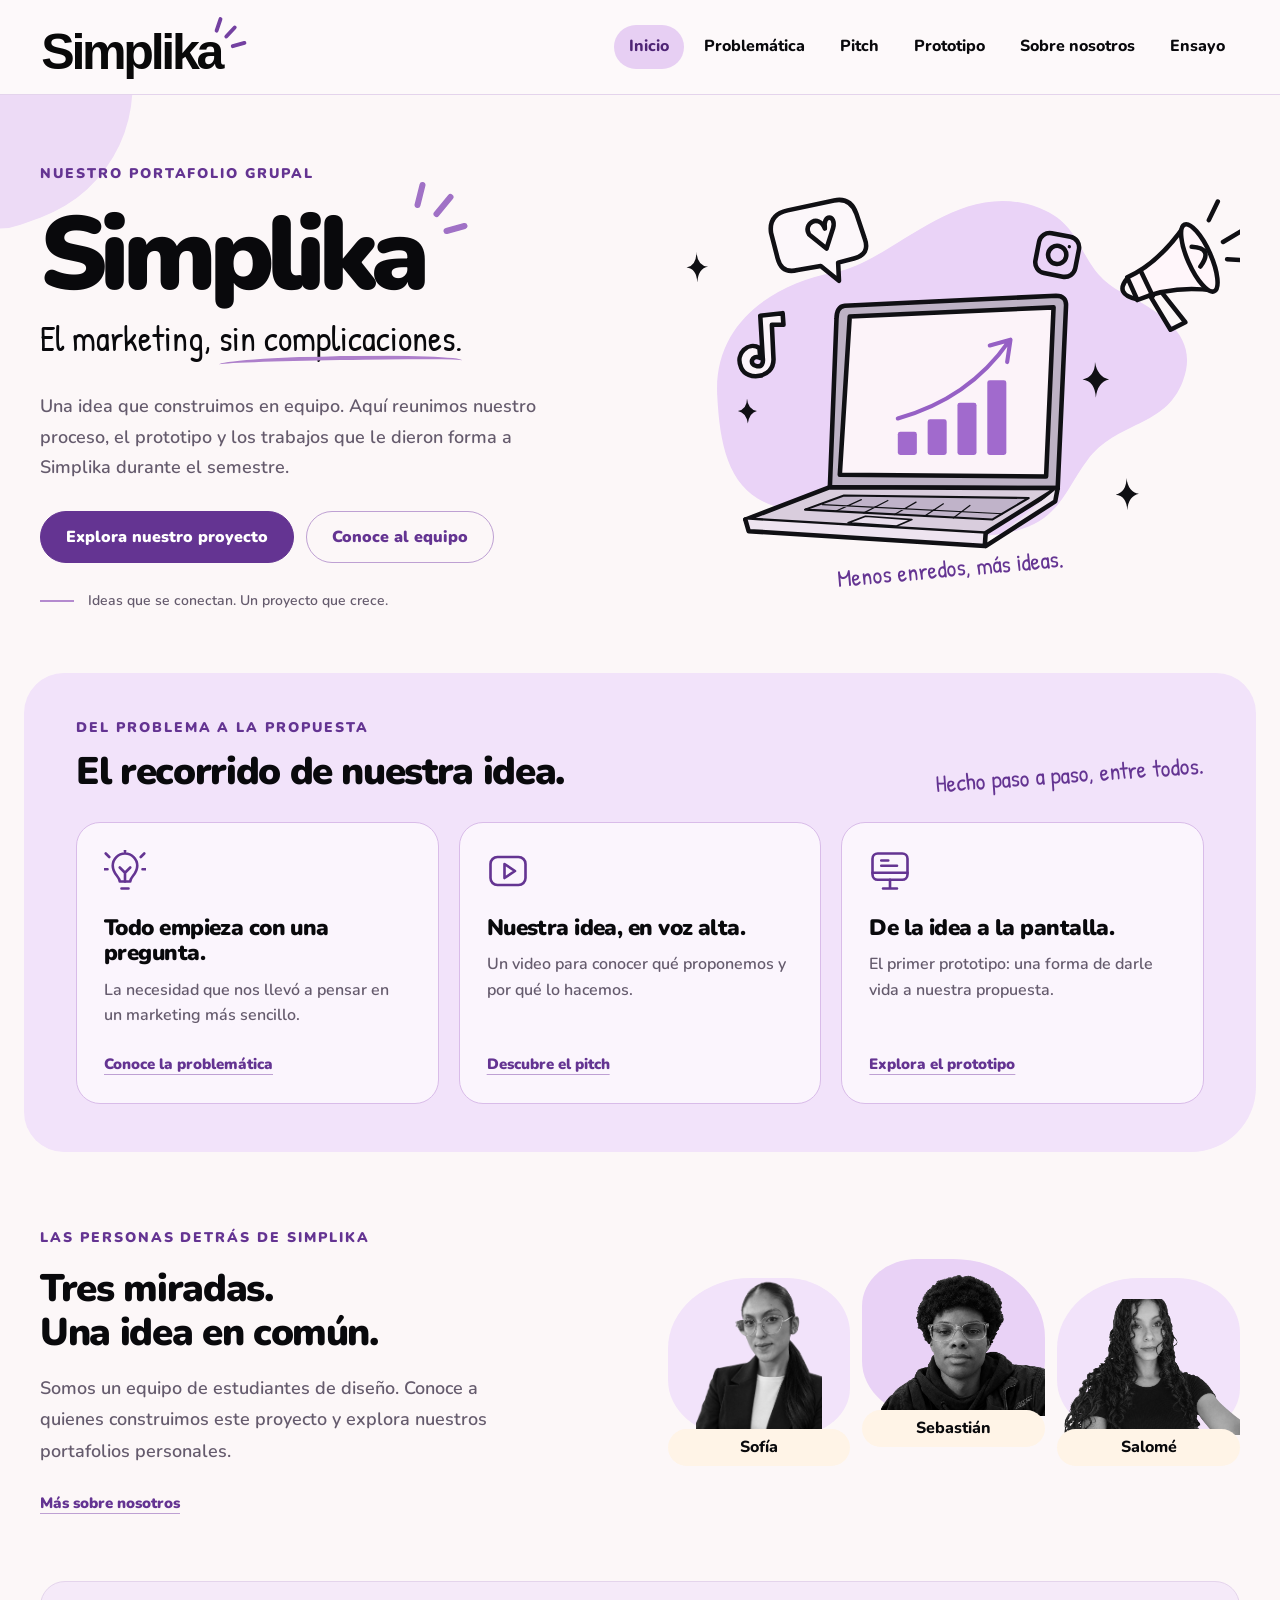
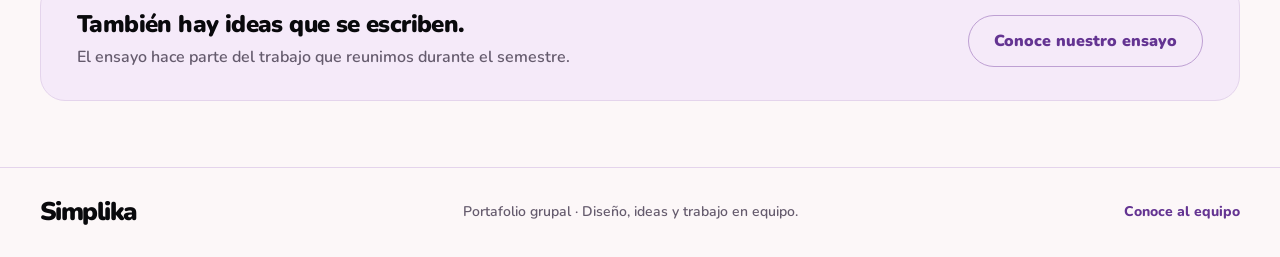
<file: index.html>
<!doctype html>
<html lang="es">
<head>
  <meta charset="UTF-8">
  <meta name="viewport" content="width=device-width, initial-scale=1">
  <meta name="description" content="El portafolio grupal de Simplika: problemática, pitch, prototipo, portafolios personales y ensayo del semestre.">
  <meta name="theme-color" content="#643492">
  <title>Inicio — Portafolio grupal | Simplika</title>
  <link rel="icon" href="assets/images/favicon.svg" type="image/svg+xml">
  <link rel="preconnect" href="https://fonts.googleapis.com">
  <link rel="preconnect" href="https://fonts.gstatic.com" crossorigin>
  <link href="https://fonts.googleapis.com/css2?family=Nunito:wght@400;500;600;700;800;900;1000&amp;family=Patrick+Hand&amp;display=swap" rel="stylesheet">
  <link rel="stylesheet" href="assets/css/styles.css">
  <script src="assets/js/app.js" defer></script>
</head>
<body>
  <a class="skip-link" href="#contenido">Saltar al contenido</a>
  <header class="site-header">
    <div class="container header-inner">
      <a class="logo-link" href="index.html" aria-label="Simplika, inicio"><img src="assets/images/logo.svg" alt="Simplika" width="320" height="100"></a>
      <button class="menu-toggle" type="button" aria-label="Abrir menú" aria-expanded="false" aria-controls="main-nav" hidden><svg viewBox="0 0 24 24" fill="none" stroke="currentColor" stroke-width="2" stroke-linecap="round" aria-hidden="true"><path d="M4 6h16M4 12h16M4 18h16"/></svg></button>
      <nav id="main-nav" class="main-nav" aria-label="Navegación principal"><a class="nav-link" href="index.html" aria-current="page">Inicio</a><a class="nav-link" href="problematica.html">Problemática</a><a class="nav-link" href="pitch.html">Pitch</a><a class="nav-link" href="prototipo.html">Prototipo</a><a class="nav-link" href="sobre-nosotros.html">Sobre nosotros</a><a class="nav-link" href="ensayo.html">Ensayo</a></nav>
    </div>
  </header>
  <main id="contenido" class="home-main" tabindex="-1">

    <section class="hero" aria-labelledby="hero-title">
      <div class="container hero-inner">
        <div class="hero-copy">
          <p class="eyebrow">Nuestro portafolio grupal</p>
          <h1 id="hero-title">Simplika<svg class="rays" viewBox="0 0 60 64" fill="none" stroke="currentColor" stroke-width="6" stroke-linecap="round" aria-hidden="true"><path d="m10 25 5-20m14 29 14-17m-4 34 18-5"/></svg></h1>
          <p class="hero-tagline hand">El marketing, <span class="underlined">sin complicaciones.</span></p>
          <p class="hero-description">Una idea que construimos en equipo. Aquí reunimos nuestro proceso, el prototipo y los trabajos que le dieron forma a Simplika durante el semestre.</p>
          <div class="actions"><a class="button" href="#recorrido">Explora nuestro proyecto</a><a class="button secondary" href="sobre-nosotros.html">Conoce al equipo</a></div>
          <p class="semester-note">Ideas que se conectan. Un proyecto que crece.</p>
        </div>
        <div class="hero-art"><img src="assets/images/laptop.svg" alt="Ilustración de un computador con una gráfica, un megáfono y símbolos de redes sociales." width="700" height="450"><p class="art-note hand">Menos enredos, más ideas.</p></div>
      </div>
    </section>
    <section id="recorrido" class="journey" aria-labelledby="journey-title">
      <div class="section-heading"><div><p class="eyebrow">Del problema a la propuesta</p><h2 id="journey-title" class="section-title">El recorrido de nuestra idea.</h2></div><p class="section-side-note hand">Hecho paso a paso, entre todos.</p></div>
      <div class="journey-grid"><a class="journey-card" href="problematica.html"><svg class="icon" viewBox="0 0 24 24" fill="none" stroke="currentColor" stroke-width="1.5" stroke-linecap="round" stroke-linejoin="round" aria-hidden="true"><path d="M9 18c0-3-4-4-4-9a7 7 0 0 1 14 0c0 5-4 6-4 9M9 18h6M10 22h4M12 1V0M3 4 1 2M21 4l2-2M2 11H0M22 11h2"/><path d="m9 10 3 3 3-3M12 13v5"/></svg><h3>Todo empieza con una pregunta.</h3><p>La necesidad que nos llevó a pensar en un marketing más sencillo.</p><span class="text-link">Conoce la problemática</span></a><a class="journey-card" href="pitch.html"><svg class="icon" viewBox="0 0 24 24" fill="none" stroke="currentColor" stroke-width="1.5" stroke-linecap="round" stroke-linejoin="round" aria-hidden="true"><rect x="2" y="4" width="20" height="16" rx="4"/><path d="m10 8 6 4-6 4Z"/></svg><h3>Nuestra idea, en voz alta.</h3><p>Un video para conocer qué proponemos y por qué lo hacemos.</p><span class="text-link">Descubre el pitch</span></a><a class="journey-card" href="prototipo.html"><svg class="icon" viewBox="0 0 24 24" fill="none" stroke="currentColor" stroke-width="1.5" stroke-linecap="round" stroke-linejoin="round" aria-hidden="true"><rect x="2" y="2" width="20" height="15" rx="3"/><path d="M8 22h8M12 17v5M2 13h20M7 6h4M7 9h9"/></svg><h3>De la idea a la pantalla.</h3><p>El primer prototipo: una forma de darle vida a nuestra propuesta.</p><span class="text-link">Explora el prototipo</span></a></div>
    </section>
    <section class="container team-teaser" aria-labelledby="team-title">
      <div><p class="eyebrow">Las personas detrás de Simplika</p><h2 class="section-title" id="team-title">Tres miradas.<br>Una idea en común.</h2><p class="body-copy">Somos un equipo de estudiantes de diseño. Conoce a quienes construimos este proyecto y explora nuestros portafolios personales.</p><a class="text-link" href="sobre-nosotros.html">Más sobre nosotros</a></div>
      <div class="mini-team"><figure class="mini-person"><div class="mini-portrait"><img src="images/perfil-sofia.png" alt="Sofía Upegui Montoya" width="1122" height="1402" loading="lazy"></div><figcaption>Sofía</figcaption></figure><figure class="mini-person"><div class="mini-portrait"><img src="images/perfil-sebastian.png" alt="Sebastián Ruíz Mosquera" width="1403" height="1121" loading="lazy"></div><figcaption>Sebastián</figcaption></figure><figure class="mini-person"><div class="mini-portrait"><img src="images/perfil-salome.png" alt="Salomé Zapata García" width="1455" height="1081" loading="lazy"></div><figcaption>Salomé</figcaption></figure></div>
    </section>
    <section class="container essay-strip" aria-labelledby="essay-title"><div><h2 id="essay-title">También hay ideas que se escriben.</h2><p>El ensayo hace parte del trabajo que reunimos durante el semestre.</p></div><a class="button secondary" href="ensayo.html">Conoce nuestro ensayo</a></section>

  </main>
  <footer class="site-footer"><div class="container footer-inner"><a class="footer-brand" href="index.html">Simplika</a><p>Portafolio grupal · Diseño, ideas y trabajo en equipo.</p><a href="sobre-nosotros.html">Conoce al equipo</a></div></footer>
</body>
</html>
</file>
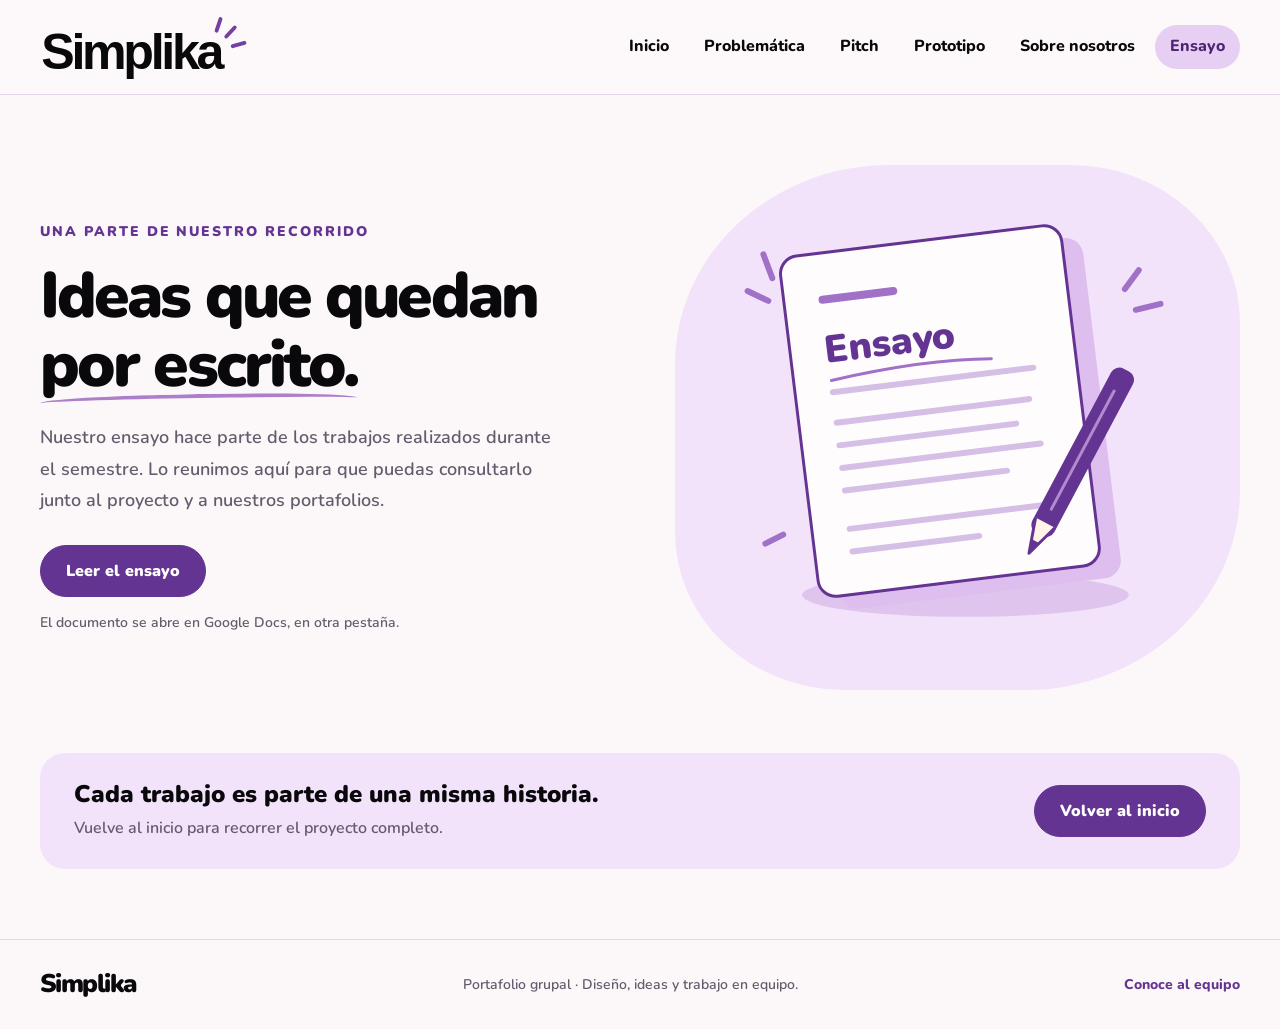
<file: ensayo.html>
<!doctype html>
<html lang="es">
<head>
  <meta charset="UTF-8">
  <meta name="viewport" content="width=device-width, initial-scale=1">
  <meta name="description" content="Consulta el ensayo que hace parte del portafolio grupal de Simplika.">
  <meta name="theme-color" content="#643492">
  <title>Ensayo | Simplika</title>
  <link rel="icon" href="assets/images/favicon.svg" type="image/svg+xml">
  <link rel="preconnect" href="https://fonts.googleapis.com">
  <link rel="preconnect" href="https://fonts.gstatic.com" crossorigin>
  <link href="https://fonts.googleapis.com/css2?family=Nunito:wght@400;500;600;700;800;900;1000&amp;family=Patrick+Hand&amp;display=swap" rel="stylesheet">
  <link rel="stylesheet" href="assets/css/styles.css">
  <script src="assets/js/app.js" defer></script>
</head>
<body>
  <a class="skip-link" href="#contenido">Saltar al contenido</a>
  <header class="site-header">
    <div class="container header-inner">
      <a class="logo-link" href="index.html" aria-label="Simplika, inicio"><img src="assets/images/logo.svg" alt="Simplika" width="320" height="100"></a>
      <button class="menu-toggle" type="button" aria-label="Abrir menú" aria-expanded="false" aria-controls="main-nav" hidden><svg viewBox="0 0 24 24" fill="none" stroke="currentColor" stroke-width="2" stroke-linecap="round" aria-hidden="true"><path d="M4 6h16M4 12h16M4 18h16"/></svg></button>
      <nav id="main-nav" class="main-nav" aria-label="Navegación principal"><a class="nav-link" href="index.html">Inicio</a><a class="nav-link" href="problematica.html">Problemática</a><a class="nav-link" href="pitch.html">Pitch</a><a class="nav-link" href="prototipo.html">Prototipo</a><a class="nav-link" href="sobre-nosotros.html">Sobre nosotros</a><a class="nav-link" href="ensayo.html" aria-current="page">Ensayo</a></nav>
    </div>
  </header>
  <main id="contenido" class="container page-main" tabindex="-1">

    <div class="essay-layout"><section class="essay-copy" aria-labelledby="essay-heading"><p class="eyebrow">Una parte de nuestro recorrido</p><h1 class="page-title" id="essay-heading">Ideas que quedan<br><span class="underlined">por escrito.</span></h1><p class="page-description">Nuestro ensayo hace parte de los trabajos realizados durante el semestre. Lo reunimos aquí para que puedas consultarlo junto al proyecto y a nuestros portafolios.</p><div class="actions"><a class="button" href="https://docs.google.com/document/d/1mD-mYWO2LYe0Ui0a-3xzzQ-38sZoqAxbZdS0YBHJXWk/edit?usp=drivesdk" target="_blank" rel="noopener noreferrer">Leer el ensayo<span class="sr-only"> (abre en otra pestaña)</span></a></div><p class="resource-note">El documento se abre en Google Docs, en otra pestaña.</p></section><div class="essay-art"><svg viewBox="0 0 520 480" fill="none" xmlns="http://www.w3.org/2000/svg" aria-hidden="true"><ellipse cx="268" cy="409" rx="165" ry="22" fill="#dfc4ee"/><g transform="rotate(-7 260 220)"><rect x="119" y="63" width="286" height="346" rx="18" fill="#ddbeeE"/><rect x="99" y="48" width="286" height="346" rx="18" fill="#fffcfd" stroke="#643492" stroke-width="3"/><path d="M138 95h72" stroke="#a071c6" stroke-width="8" stroke-linecap="round"/><text x="134" y="159" fill="#643492" font-family="Nunito,Arial,sans-serif" font-size="39" font-weight="900">Ensayo</text><path d="M137 189h204M137 220h196M137 243h180M137 266h202M137 289h165M137 328h202M137 351h129" stroke="#d6bfE6" stroke-width="6" stroke-linecap="round"/><path d="M137 177q96-10 163-2" stroke="#a071c6" stroke-width="3" stroke-linecap="round"/></g><g transform="rotate(28 381 275)"><rect x="370" y="171" width="22" height="185" rx="8" fill="#643492" stroke="#643492" stroke-width="3"/><path d="m370 344 11 35 11-35" fill="#fff4e7" stroke="#643492" stroke-width="3" stroke-linejoin="round"/><path d="m377 365 4 14 4-14" fill="#643492"/><path d="M380 194v135" stroke="#b48acf" stroke-width="3" stroke-linecap="round"/></g><path d="m69 112-21-10m25-13-9-24M429 100l14-19m-3 40 25-6M84 348l-18 9" stroke="#a071c6" stroke-width="6" stroke-linecap="round"/></svg></div></div>
<aside class="next-step"><div><h2>Cada trabajo es parte de una misma historia.</h2><p>Vuelve al inicio para recorrer el proyecto completo.</p></div><a class="button" href="index.html">Volver al inicio</a></aside>
  </main>
  <footer class="site-footer"><div class="container footer-inner"><a class="footer-brand" href="index.html">Simplika</a><p>Portafolio grupal · Diseño, ideas y trabajo en equipo.</p><a href="sobre-nosotros.html">Conoce al equipo</a></div></footer>
</body>
</html>
</file>
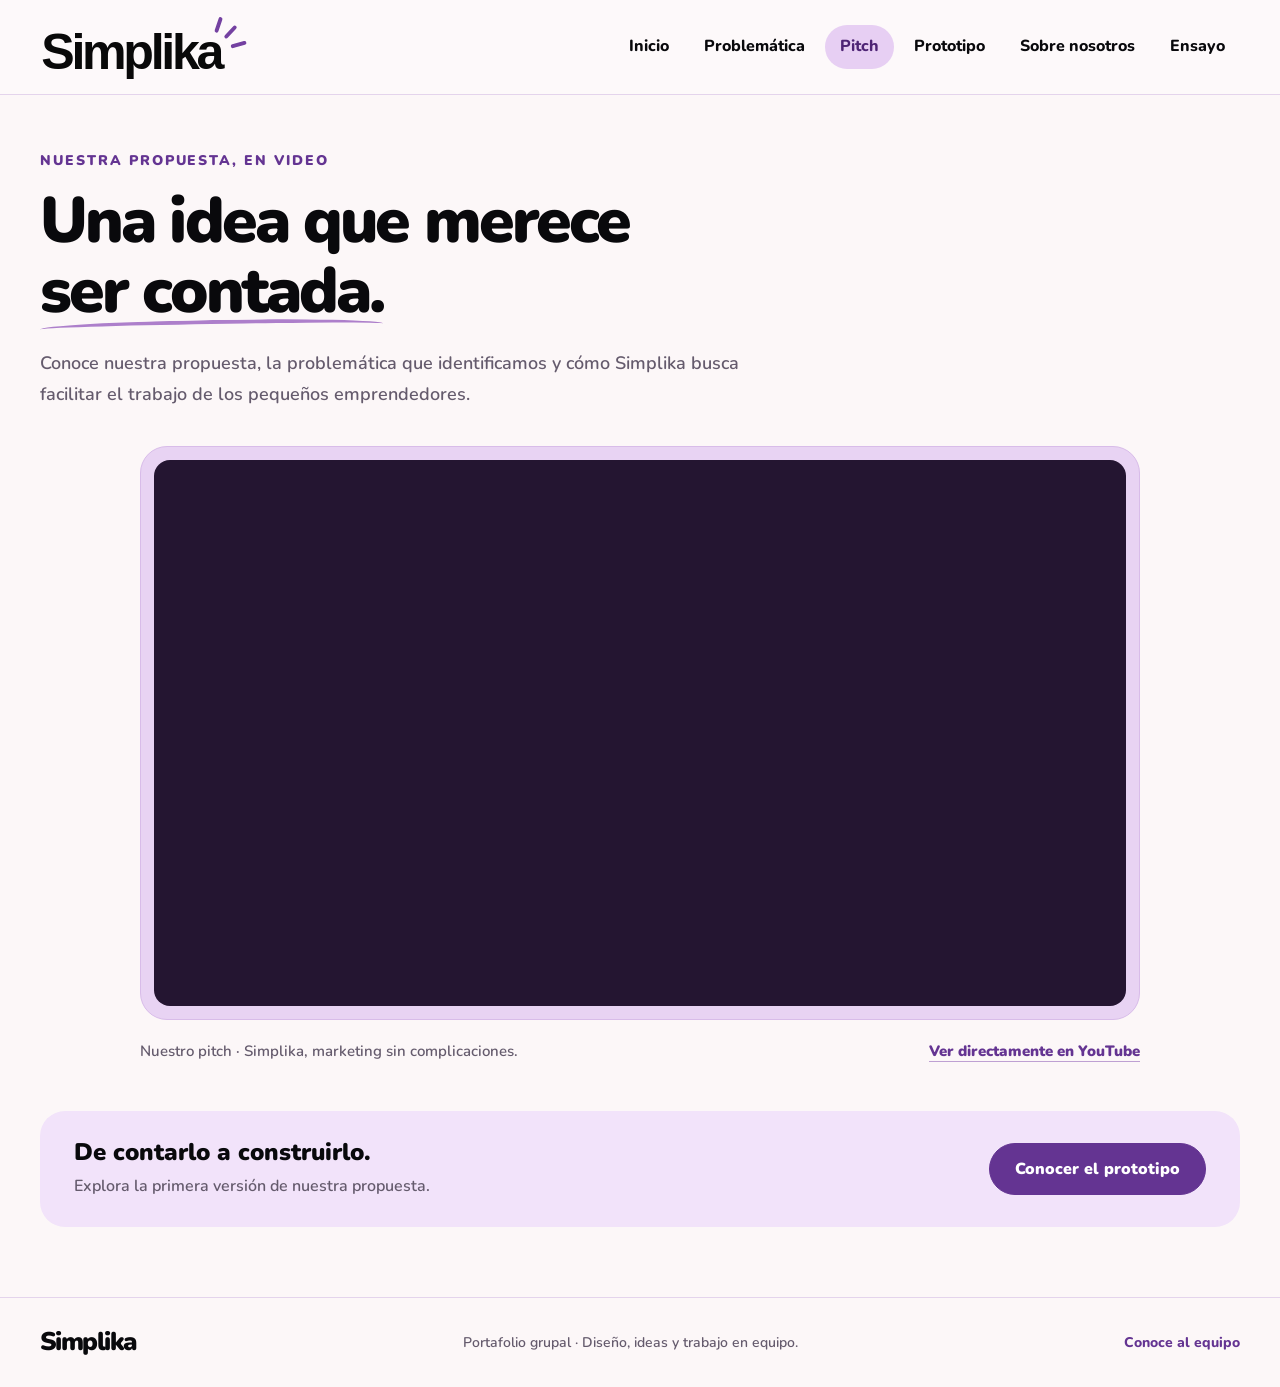
<file: pitch.html>
<!doctype html>
<html lang="es">
<head>
  <meta charset="UTF-8">
  <meta name="viewport" content="width=device-width, initial-scale=1">
  <meta name="description" content="Conoce la propuesta de Simplika a través del video de nuestro pitch.">
  <meta name="theme-color" content="#643492">
  <title>Pitch | Simplika</title>
  <link rel="icon" href="assets/images/favicon.svg" type="image/svg+xml">
  <link rel="preconnect" href="https://fonts.googleapis.com">
  <link rel="preconnect" href="https://fonts.gstatic.com" crossorigin>
  <link href="https://fonts.googleapis.com/css2?family=Nunito:wght@400;500;600;700;800;900;1000&amp;family=Patrick+Hand&amp;display=swap" rel="stylesheet">
  <link rel="stylesheet" href="assets/css/styles.css">
  <script src="assets/js/app.js" defer></script>
</head>
<body>
  <a class="skip-link" href="#contenido">Saltar al contenido</a>
  <header class="site-header">
    <div class="container header-inner">
      <a class="logo-link" href="index.html" aria-label="Simplika, inicio"><img src="assets/images/logo.svg" alt="Simplika" width="320" height="100"></a>
      <button class="menu-toggle" type="button" aria-label="Abrir menú" aria-expanded="false" aria-controls="main-nav" hidden><svg viewBox="0 0 24 24" fill="none" stroke="currentColor" stroke-width="2" stroke-linecap="round" aria-hidden="true"><path d="M4 6h16M4 12h16M4 18h16"/></svg></button>
      <nav id="main-nav" class="main-nav" aria-label="Navegación principal"><a class="nav-link" href="index.html">Inicio</a><a class="nav-link" href="problematica.html">Problemática</a><a class="nav-link" href="pitch.html" aria-current="page">Pitch</a><a class="nav-link" href="prototipo.html">Prototipo</a><a class="nav-link" href="sobre-nosotros.html">Sobre nosotros</a><a class="nav-link" href="ensayo.html">Ensayo</a></nav>
    </div>
  </header>
  <main id="contenido" class="container page-main" tabindex="-1">
<header class="page-intro "><p class="eyebrow">Nuestra propuesta, en video</p><h1 class="page-title">Una idea que merece<br><span class="underlined">ser contada.</span></h1><p class="page-description">Conoce nuestra propuesta, la problemática que identificamos y cómo Simplika busca facilitar el trabajo de los pequeños emprendedores.</p></header>
    <section class="video-section" aria-label="Video del pitch de Simplika">
      <div class="video-shell"><iframe src="https://www.youtube-nocookie.com/embed/fPf_Q5UqL78" title="Pitch de Simplika: marketing sin complicaciones" allow="accelerometer; autoplay; clipboard-write; encrypted-media; gyroscope; picture-in-picture; web-share" referrerpolicy="strict-origin-when-cross-origin" allowfullscreen></iframe></div>
      <div class="resource-caption"><p>Nuestro pitch · Simplika, marketing sin complicaciones.</p><a class="text-link" href="https://youtu.be/fPf_Q5UqL78?si=s8Q2BreMPD-EE3to" target="_blank" rel="noopener noreferrer">Ver directamente en YouTube<span class="sr-only"> (abre en otra pestaña)</span></a></div>
    </section>
<aside class="next-step"><div><h2>De contarlo a construirlo.</h2><p>Explora la primera versión de nuestra propuesta.</p></div><a class="button" href="prototipo.html">Conocer el prototipo</a></aside>
  </main>
  <footer class="site-footer"><div class="container footer-inner"><a class="footer-brand" href="index.html">Simplika</a><p>Portafolio grupal · Diseño, ideas y trabajo en equipo.</p><a href="sobre-nosotros.html">Conoce al equipo</a></div></footer>
</body>
</html>
</file>
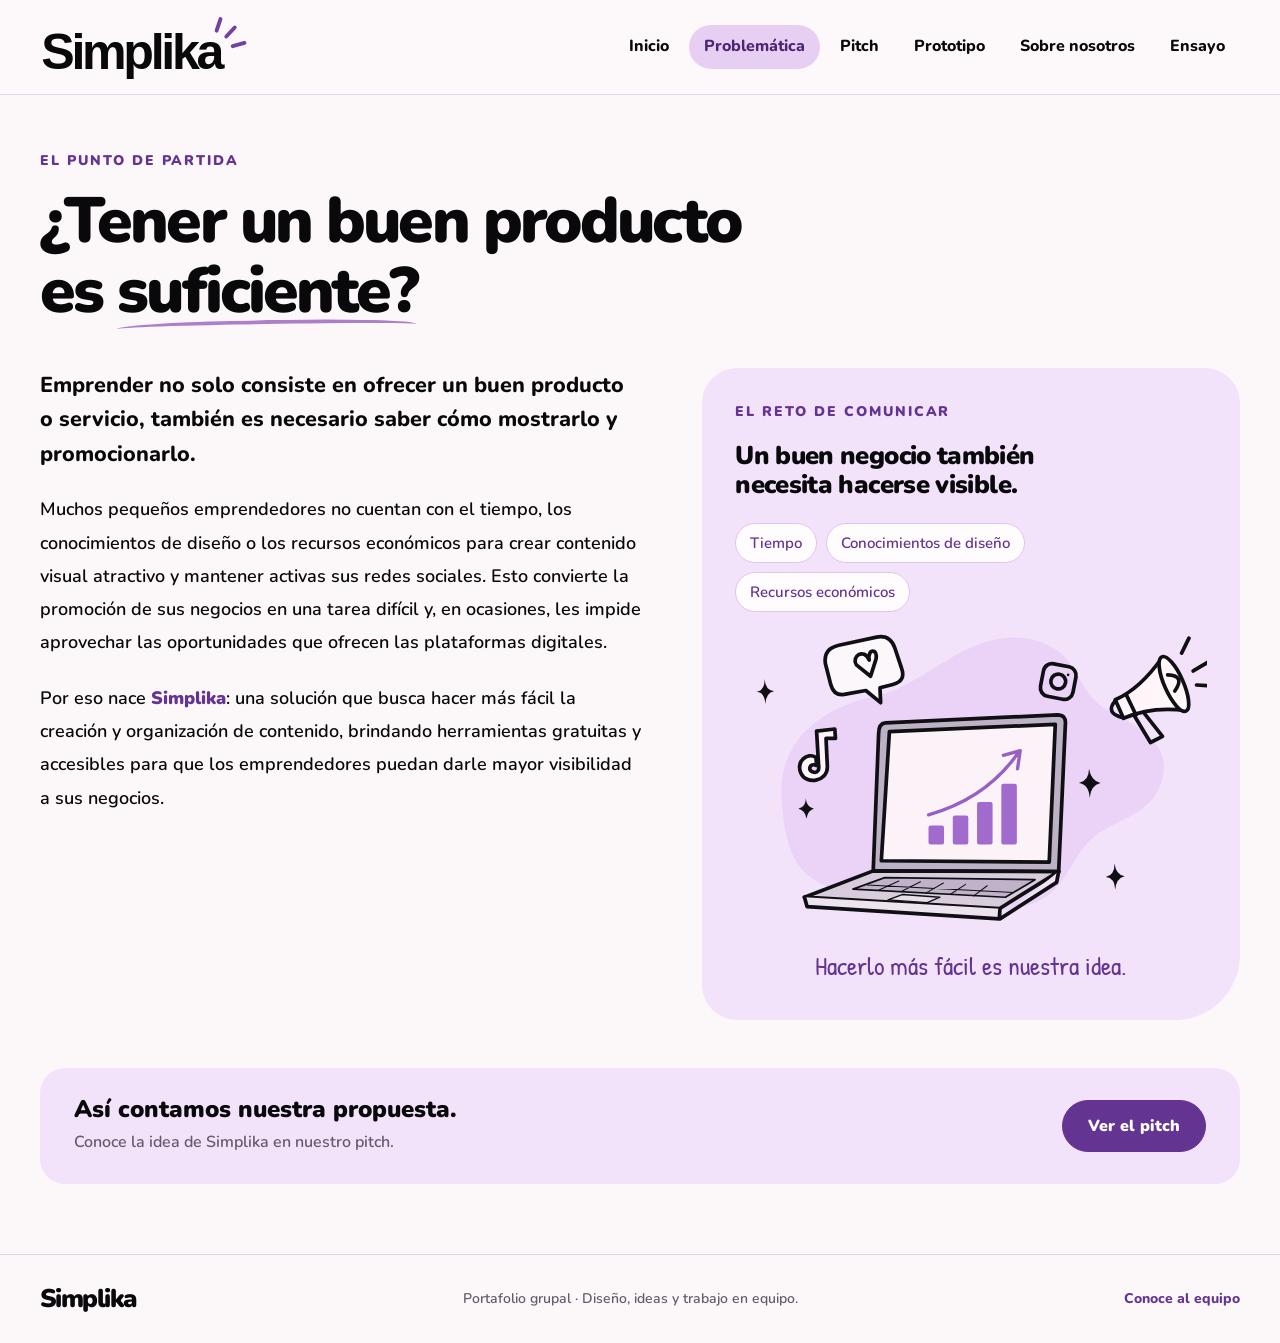
<file: problematica.html>
<!doctype html>
<html lang="es">
<head>
  <meta charset="UTF-8">
  <meta name="viewport" content="width=device-width, initial-scale=1">
  <meta name="description" content="Conoce la problemática que dio origen a Simplika: hacer más sencilla la creación y organización de contenido para pequeños emprendedores.">
  <meta name="theme-color" content="#643492">
  <title>Problemática | Simplika</title>
  <link rel="icon" href="assets/images/favicon.svg" type="image/svg+xml">
  <link rel="preconnect" href="https://fonts.googleapis.com">
  <link rel="preconnect" href="https://fonts.gstatic.com" crossorigin>
  <link href="https://fonts.googleapis.com/css2?family=Nunito:wght@400;500;600;700;800;900;1000&amp;family=Patrick+Hand&amp;display=swap" rel="stylesheet">
  <link rel="stylesheet" href="assets/css/styles.css">
  <script src="assets/js/app.js" defer></script>
</head>
<body>
  <a class="skip-link" href="#contenido">Saltar al contenido</a>
  <header class="site-header">
    <div class="container header-inner">
      <a class="logo-link" href="index.html" aria-label="Simplika, inicio"><img src="assets/images/logo.svg" alt="Simplika" width="320" height="100"></a>
      <button class="menu-toggle" type="button" aria-label="Abrir menú" aria-expanded="false" aria-controls="main-nav" hidden><svg viewBox="0 0 24 24" fill="none" stroke="currentColor" stroke-width="2" stroke-linecap="round" aria-hidden="true"><path d="M4 6h16M4 12h16M4 18h16"/></svg></button>
      <nav id="main-nav" class="main-nav" aria-label="Navegación principal"><a class="nav-link" href="index.html">Inicio</a><a class="nav-link" href="problematica.html" aria-current="page">Problemática</a><a class="nav-link" href="pitch.html">Pitch</a><a class="nav-link" href="prototipo.html">Prototipo</a><a class="nav-link" href="sobre-nosotros.html">Sobre nosotros</a><a class="nav-link" href="ensayo.html">Ensayo</a></nav>
    </div>
  </header>
  <main id="contenido" class="container page-main" tabindex="-1">
<header class="page-intro "><p class="eyebrow">El punto de partida</p><h1 class="page-title">¿Tener un buen producto<br>es <span class="underlined">suficiente?</span></h1></header>
    <div class="problem-layout">
      <article class="problem-copy" aria-label="La problemática de Simplika">
        <p class="lead">Emprender no solo consiste en ofrecer un buen producto o servicio, también es necesario saber cómo mostrarlo y promocionarlo.</p>
        <p>Muchos pequeños emprendedores no cuentan con el tiempo, los conocimientos de diseño o los recursos económicos para crear contenido visual atractivo y mantener activas sus redes sociales. Esto convierte la promoción de sus negocios en una tarea difícil y, en ocasiones, les impide aprovechar las oportunidades que ofrecen las plataformas digitales.</p>
        <p>Por eso nace <strong>Simplika</strong>: una solución que busca hacer más fácil la creación y organización de contenido, brindando herramientas gratuitas y accesibles para que los emprendedores puedan darle mayor visibilidad a sus negocios.</p>
      </article>
      <aside class="problem-aside" aria-labelledby="challenge-title"><p class="eyebrow">El reto de comunicar</p><h2 id="challenge-title">Un buen negocio también<br>necesita hacerse visible.</h2><div class="constraint-tags"><span>Tiempo</span><span>Conocimientos de diseño</span><span>Recursos económicos</span></div><img src="assets/images/laptop.svg" alt="Computador ilustrado con herramientas de comunicación y redes sociales." width="700" height="450"><p class="hand">Hacerlo más fácil es nuestra idea.</p></aside>
    </div>
<aside class="next-step"><div><h2>Así contamos nuestra propuesta.</h2><p>Conoce la idea de Simplika en nuestro pitch.</p></div><a class="button" href="pitch.html">Ver el pitch</a></aside>
  </main>
  <footer class="site-footer"><div class="container footer-inner"><a class="footer-brand" href="index.html">Simplika</a><p>Portafolio grupal · Diseño, ideas y trabajo en equipo.</p><a href="sobre-nosotros.html">Conoce al equipo</a></div></footer>
</body>
</html>
</file>
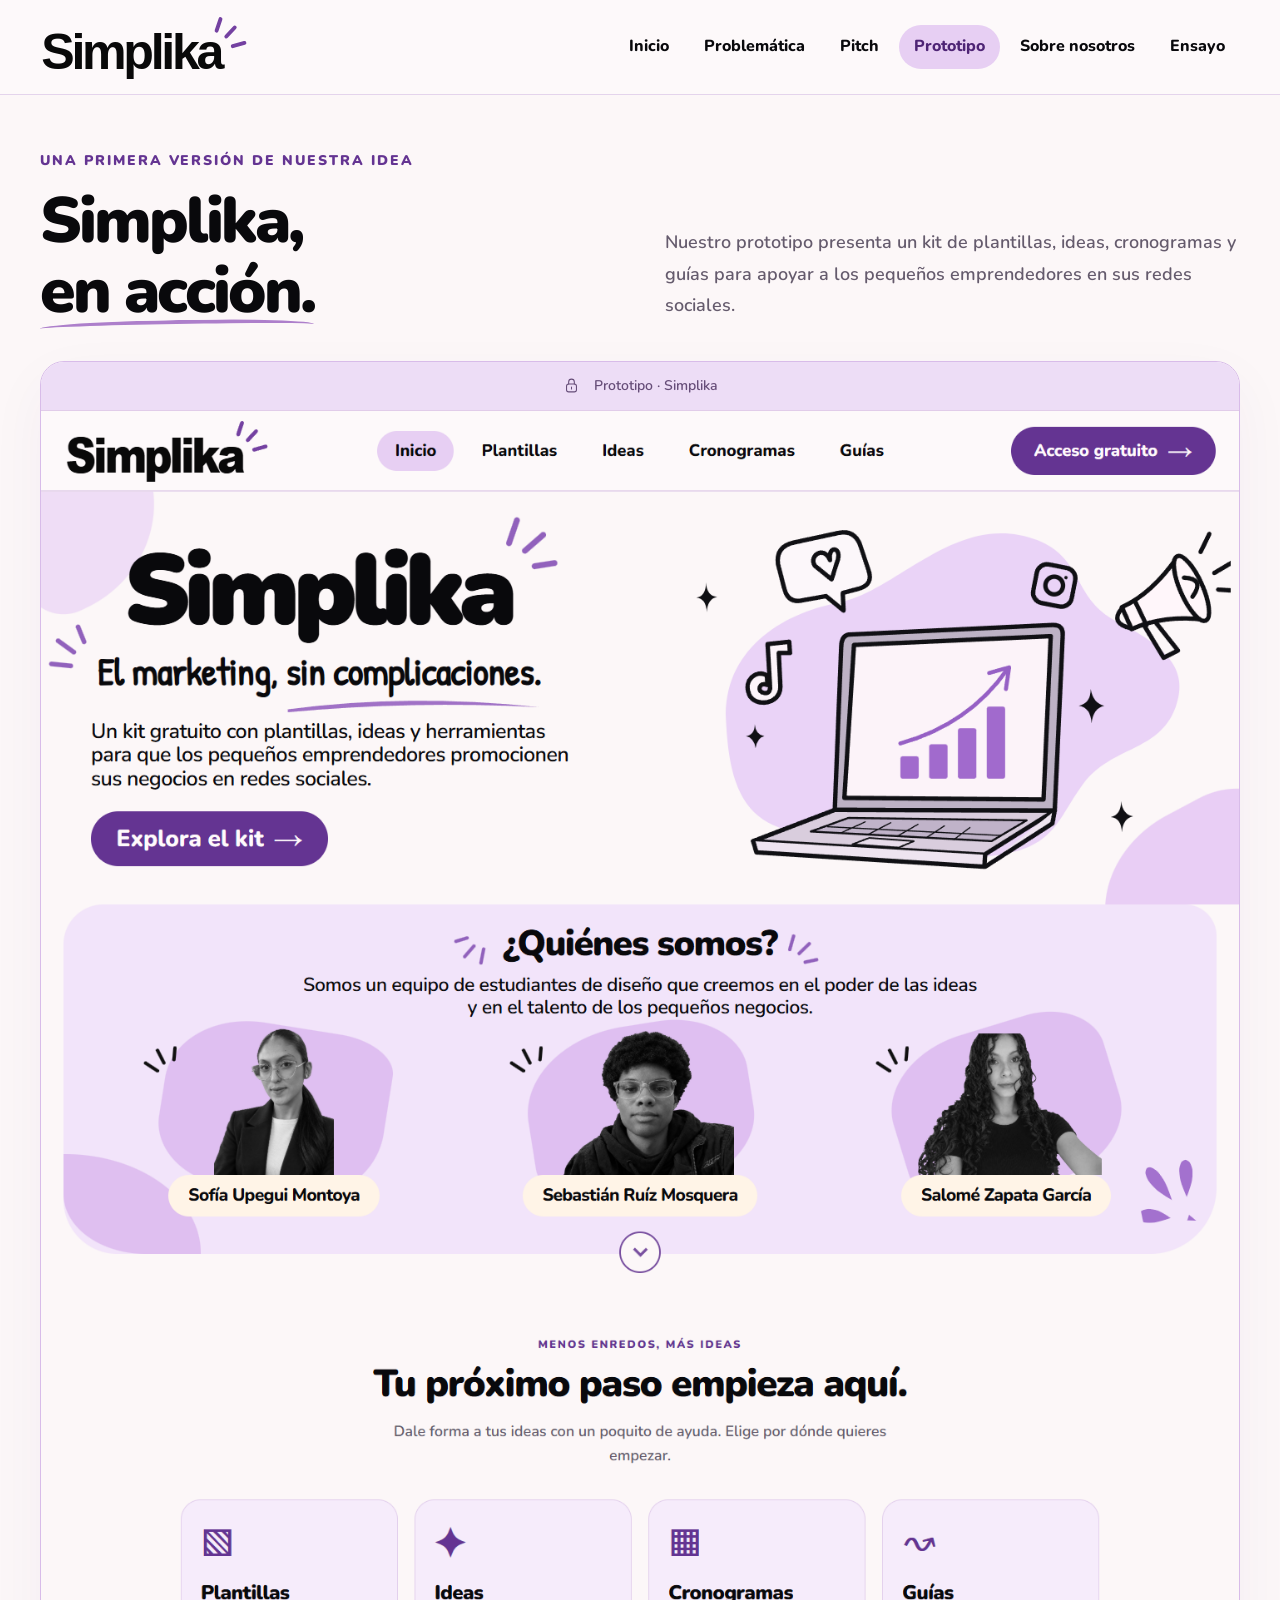
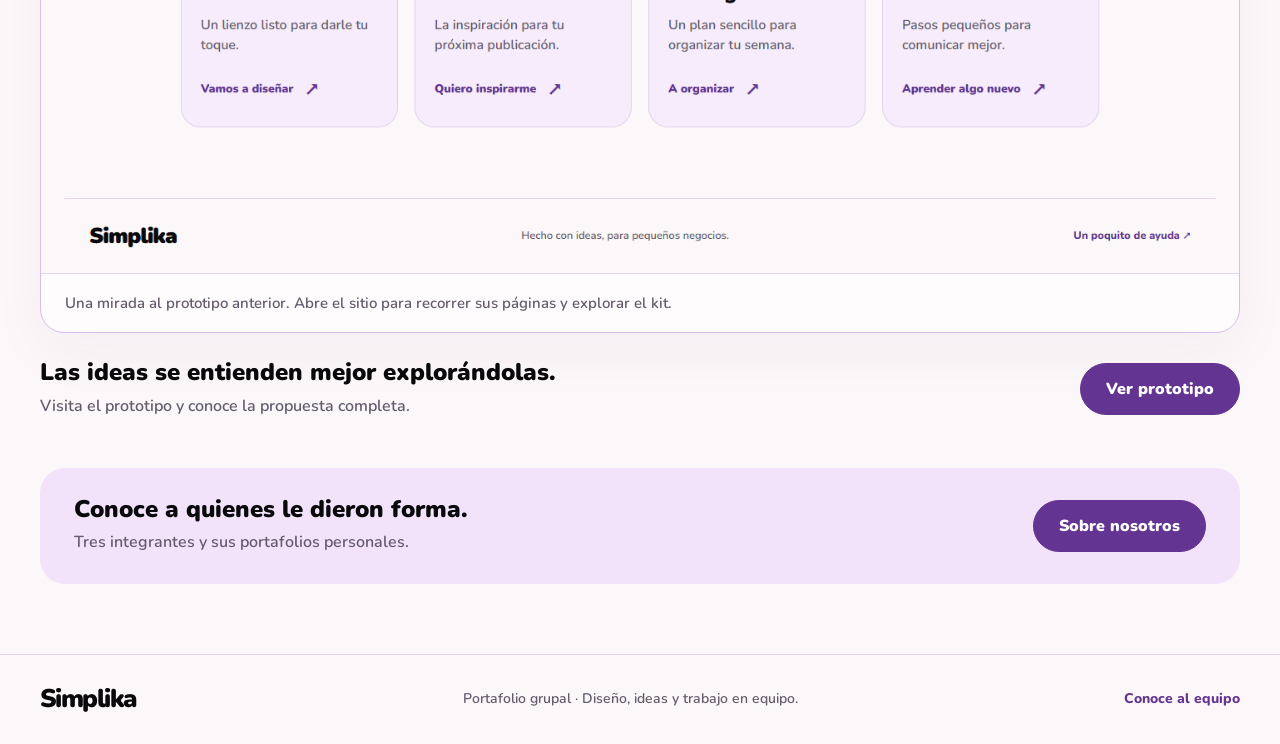
<file: prototipo.html>
<!doctype html>
<html lang="es">
<head>
  <meta charset="UTF-8">
  <meta name="viewport" content="width=device-width, initial-scale=1">
  <meta name="description" content="Explora el prototipo anterior de Simplika y su kit para pequeños emprendedores.">
  <meta name="theme-color" content="#643492">
  <title>Prototipo | Simplika</title>
  <link rel="icon" href="assets/images/favicon.svg" type="image/svg+xml">
  <link rel="preconnect" href="https://fonts.googleapis.com">
  <link rel="preconnect" href="https://fonts.gstatic.com" crossorigin>
  <link href="https://fonts.googleapis.com/css2?family=Nunito:wght@400;500;600;700;800;900;1000&amp;family=Patrick+Hand&amp;display=swap" rel="stylesheet">
  <link rel="stylesheet" href="assets/css/styles.css">
  <script src="assets/js/app.js" defer></script>
</head>
<body>
  <a class="skip-link" href="#contenido">Saltar al contenido</a>
  <header class="site-header">
    <div class="container header-inner">
      <a class="logo-link" href="index.html" aria-label="Simplika, inicio"><img src="assets/images/logo.svg" alt="Simplika" width="320" height="100"></a>
      <button class="menu-toggle" type="button" aria-label="Abrir menú" aria-expanded="false" aria-controls="main-nav" hidden><svg viewBox="0 0 24 24" fill="none" stroke="currentColor" stroke-width="2" stroke-linecap="round" aria-hidden="true"><path d="M4 6h16M4 12h16M4 18h16"/></svg></button>
      <nav id="main-nav" class="main-nav" aria-label="Navegación principal"><a class="nav-link" href="index.html">Inicio</a><a class="nav-link" href="problematica.html">Problemática</a><a class="nav-link" href="pitch.html">Pitch</a><a class="nav-link" href="prototipo.html" aria-current="page">Prototipo</a><a class="nav-link" href="sobre-nosotros.html">Sobre nosotros</a><a class="nav-link" href="ensayo.html">Ensayo</a></nav>
    </div>
  </header>
  <main id="contenido" class="container page-main" tabindex="-1">
<header class="page-intro split"><div><p class="eyebrow">Una primera versión de nuestra idea</p><h1 class="page-title">Simplika,<br><span class="underlined">en acción.</span></h1></div><p class="page-description">Nuestro prototipo presenta un kit de plantillas, ideas, cronogramas y guías para apoyar a los pequeños emprendedores en sus redes sociales.</p></header>
    <figure class="prototype-frame">
      <div class="browser-bar"><svg class="" viewBox="0 0 24 24" fill="none" stroke="currentColor" stroke-width="1.5" stroke-linecap="round" stroke-linejoin="round" aria-hidden="true"><rect x="5" y="10" width="14" height="11" rx="3"/><path d="M8 10V7a4 4 0 0 1 8 0v3M12 14v3"/></svg><span>Prototipo · Simplika</span></div>
      <a class="prototype-image-link" href="https://leinx2.github.io/simplika-tailwind-clone" target="_blank" rel="noopener noreferrer" aria-label="Abrir el prototipo de Simplika en otra pestaña"><img src="assets/images/prototipo-simplika.png" alt="Captura del prototipo anterior de Simplika: bienvenida, presentación del equipo y accesos al kit de herramientas." width="1440" height="1757"></a>
      <figcaption>Una mirada al prototipo anterior. Abre el sitio para recorrer sus páginas y explorar el kit.</figcaption>
    </figure>
    <section class="project-launch" aria-labelledby="launch-title"><div><h2 id="launch-title">Las ideas se entienden mejor explorándolas.</h2><p>Visita el prototipo y conoce la propuesta completa.</p></div><a class="button" href="https://leinx2.github.io/simplika-tailwind-clone" target="_blank" rel="noopener noreferrer">Ver prototipo<span class="sr-only"> (abre en otra pestaña)</span></a></section>
<aside class="next-step"><div><h2>Conoce a quienes le dieron forma.</h2><p>Tres integrantes y sus portafolios personales.</p></div><a class="button" href="sobre-nosotros.html">Sobre nosotros</a></aside>
  </main>
  <footer class="site-footer"><div class="container footer-inner"><a class="footer-brand" href="index.html">Simplika</a><p>Portafolio grupal · Diseño, ideas y trabajo en equipo.</p><a href="sobre-nosotros.html">Conoce al equipo</a></div></footer>
</body>
</html>
</file>
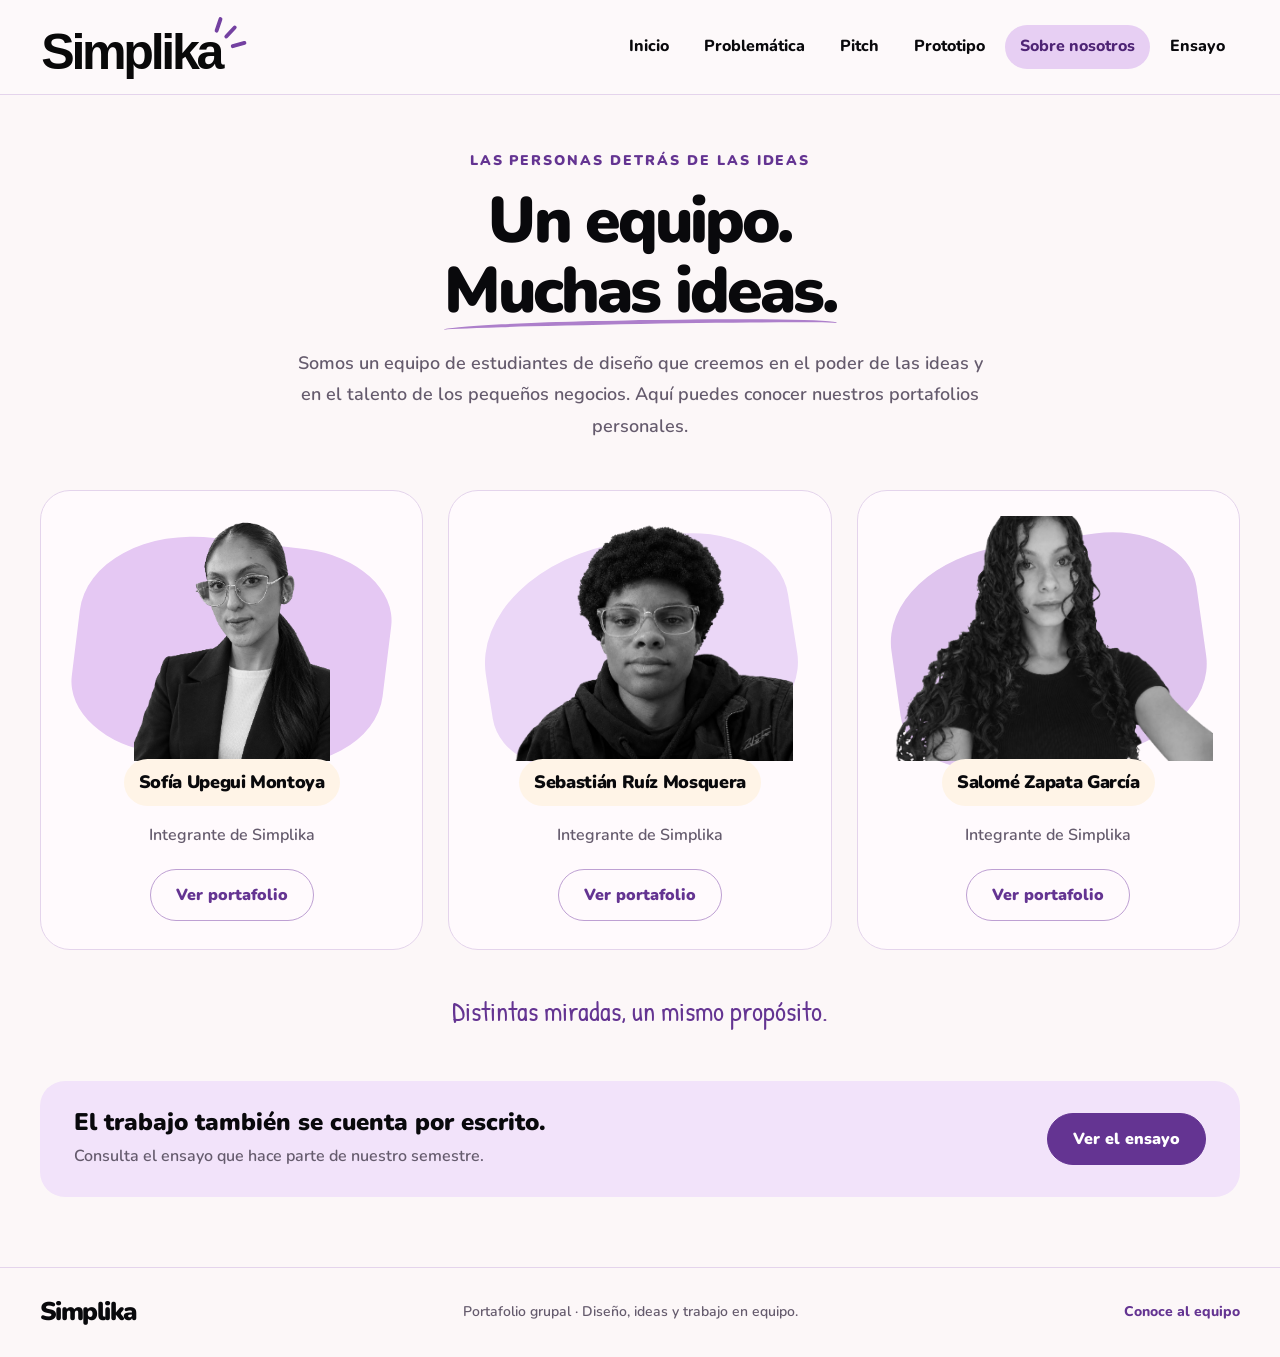
<file: sobre-nosotros.html>
<!doctype html>
<html lang="es">
<head>
  <meta charset="UTF-8">
  <meta name="viewport" content="width=device-width, initial-scale=1">
  <meta name="description" content="Conoce al equipo de Simplika y visita los portafolios de Sofía, Sebastián y Salomé.">
  <meta name="theme-color" content="#643492">
  <title>Sobre nosotros | Simplika</title>
  <link rel="icon" href="assets/images/favicon.svg" type="image/svg+xml">
  <link rel="preconnect" href="https://fonts.googleapis.com">
  <link rel="preconnect" href="https://fonts.gstatic.com" crossorigin>
  <link href="https://fonts.googleapis.com/css2?family=Nunito:wght@400;500;600;700;800;900;1000&amp;family=Patrick+Hand&amp;display=swap" rel="stylesheet">
  <link rel="stylesheet" href="assets/css/styles.css">
  <script src="assets/js/app.js" defer></script>
</head>
<body>
  <a class="skip-link" href="#contenido">Saltar al contenido</a>
  <header class="site-header">
    <div class="container header-inner">
      <a class="logo-link" href="index.html" aria-label="Simplika, inicio"><img src="assets/images/logo.svg" alt="Simplika" width="320" height="100"></a>
      <button class="menu-toggle" type="button" aria-label="Abrir menú" aria-expanded="false" aria-controls="main-nav" hidden><svg viewBox="0 0 24 24" fill="none" stroke="currentColor" stroke-width="2" stroke-linecap="round" aria-hidden="true"><path d="M4 6h16M4 12h16M4 18h16"/></svg></button>
      <nav id="main-nav" class="main-nav" aria-label="Navegación principal"><a class="nav-link" href="index.html">Inicio</a><a class="nav-link" href="problematica.html">Problemática</a><a class="nav-link" href="pitch.html">Pitch</a><a class="nav-link" href="prototipo.html">Prototipo</a><a class="nav-link" href="sobre-nosotros.html" aria-current="page">Sobre nosotros</a><a class="nav-link" href="ensayo.html">Ensayo</a></nav>
    </div>
  </header>
  <main id="contenido" class="container page-main" tabindex="-1">
<header class="page-intro team-page-intro"><p class="eyebrow">Las personas detrás de las ideas</p><h1 class="page-title">Un equipo.<br><span class="underlined">Muchas ideas.</span></h1><p class="page-description">Somos un equipo de estudiantes de diseño que creemos en el poder de las ideas y en el talento de los pequeños negocios. Aquí puedes conocer nuestros portafolios personales.</p></header><div class="team-grid"><article class="person-card" aria-labelledby="name-sofia"><div class="portrait"><img src="images/perfil-sofia.png" alt="Retrato de Sofía Upegui Montoya" width="1122" height="1402"></div><h2 id="name-sofia">Sofía Upegui Montoya</h2><p>Integrante de Simplika</p><a class="button secondary" href="https://sites.google.com/pascualbravo.edu.co/perfil-profesional-sofiaupegui/inicio" target="_blank" rel="noopener noreferrer">Ver portafolio<span class="sr-only"> (abre en otra pestaña)</span></a></article><article class="person-card" aria-labelledby="name-sebastian"><div class="portrait"><img src="images/perfil-sebastian.png" alt="Retrato de Sebastián Ruíz Mosquera" width="1403" height="1121"></div><h2 id="name-sebastian">Sebastián Ruíz Mosquera</h2><p>Integrante de Simplika</p><a class="button secondary" href="https://sites.google.com/pascualbravo.edu.co/hoja-de-vida-sebastian-ruiz/sobre-m%C3%AD" target="_blank" rel="noopener noreferrer">Ver portafolio<span class="sr-only"> (abre en otra pestaña)</span></a></article><article class="person-card" aria-labelledby="name-salome"><div class="portrait"><img src="images/perfil-salome.png" alt="Retrato de Salomé Zapata García" width="1455" height="1081"></div><h2 id="name-salome">Salomé Zapata García</h2><p>Integrante de Simplika</p><a class="button secondary" href="https://sites.google.com/pascualbravo.edu.co/portafoliosalomzapata/inicio" target="_blank" rel="noopener noreferrer">Ver portafolio<span class="sr-only"> (abre en otra pestaña)</span></a></article></div><p class="team-endnote hand">Distintas miradas, un mismo propósito.</p><aside class="next-step"><div><h2>El trabajo también se cuenta por escrito.</h2><p>Consulta el ensayo que hace parte de nuestro semestre.</p></div><a class="button" href="ensayo.html">Ver el ensayo</a></aside>
  </main>
  <footer class="site-footer"><div class="container footer-inner"><a class="footer-brand" href="index.html">Simplika</a><p>Portafolio grupal · Diseño, ideas y trabajo en equipo.</p><a href="sobre-nosotros.html">Conoce al equipo</a></div></footer>
</body>
</html>
</file>
<file: assets/css/styles.css>
/* Identidad visual compartida con el prototipo original de Simplika. */
:root {
  --paper: #fcf7f8;
  --ink: #09090c;
  --purple: #643492;
  --lilac: #f2e3fa;
  --cream: #fff4e7;
  --muted: #655b6d;
  --line: #e4d4ec;
  --white: #fffcfd;
}
* { box-sizing: border-box; }
html { scroll-behavior: smooth; scroll-padding-top: 24px; }
body { margin: 0; background: var(--paper); color: var(--ink); font-family: 'Nunito', Arial, sans-serif; font-size: 1rem; font-weight: 600; line-height: 1.6; }
body { min-height: 100vh; display: flex; flex-direction: column; }
main { flex: 1; }
::selection { background: #dec3ef; }
a { color: inherit; text-decoration: none; }
button { font: inherit; cursor: pointer; }
img { display: block; max-width: 100%; height: auto; }
svg { display: block; }
a, button { -webkit-tap-highlight-color: transparent; touch-action: manipulation; }
a:focus-visible, button:focus-visible, iframe:focus-visible { outline: 3px solid #9156be; outline-offset: 5px; }
[hidden] { display: none !important; }
.sr-only { position: absolute; width: 1px; height: 1px; padding: 0; margin: -1px; overflow: hidden; clip-path: inset(50%); white-space: nowrap; border: 0; }
h1, h2, h3, p, figure { margin: 0; }
h1, h2, h3 { line-height: 1.14; font-weight: 900; }
.container { width: min(100% - 80px, 1240px); margin-inline: auto; }
.skip-link { position: fixed; top: -100px; left: 20px; padding: 12px 20px; background: var(--purple); color: white; border-radius: 12px; z-index: 100; }
.skip-link:focus { top: 12px; }
.site-header { position: relative; z-index: 10; background: #fdf9fa; border-bottom: 1px solid var(--line); }
.header-inner { min-height: 94px; display: flex; align-items: center; justify-content: space-between; gap: 28px; }
.logo-link { flex: 0 0 207px; }
.logo-link img { width: 207px; height: 65px; }
.main-nav { display: flex; flex-wrap: wrap; align-items: center; gap: 5px; }
.nav-link { padding: 9px 15px; border-radius: 99px; font-size: 1rem; font-weight: 800; white-space: nowrap; transition: background .2s; }
.nav-link:hover { background: var(--lilac); }
.nav-link[aria-current='page'] { background: #e7cff3; color: #4e2475; }
.menu-toggle { display: none; align-items: center; justify-content: center; width: 46px; height: 46px; border: 1px solid #d7c1e5; border-radius: 14px; color: var(--purple); background: transparent; }
.menu-toggle svg { width: 24px; height: 24px; }
.button { display: inline-flex; align-items: center; justify-content: center; gap: 10px; padding: 13px 25px; border: 1.5px solid var(--purple); border-radius: 99px; background: var(--purple); color: white; font-size: 1rem; font-weight: 900; line-height: 1.5; text-align: center; transition: transform .2s, background .2s; }
.button:hover { background: #51257e; transform: translateY(-2px); }
.button.secondary { color: var(--purple); background: transparent; border-color: #bea0d3; }
.button.secondary:hover { background: #efddf7; }
.button.light { color: var(--purple); background: var(--white); border-color: var(--white); }
.button.light:hover { background: var(--lilac); }
.button svg { width: 18px; height: 18px; flex-shrink: 0; }
.actions { display: flex; flex-wrap: wrap; gap: 12px; margin-top: 28px; }
.eyebrow { font-size: .875rem; font-weight: 900; letter-spacing: .14em; text-transform: uppercase; color: var(--purple); margin-bottom: 18px; }
.hand { font-family: 'Patrick Hand', cursive; font-weight: 400; }
.underlined { position: relative; display: inline-block; }
.underlined::after { content: ''; position: absolute; bottom: -7px; left: 0; width: 100%; height: 9px; border-top: 4px solid #ad7fcb; border-radius: 50%; transform: rotate(-1deg); }
.hero { position: relative; overflow: hidden; }
.hero::before { content: ''; position: absolute; left: -85px; top: -105px; width: 225px; height: 225px; background: #eddbf6; border-radius: 30% 40% 65% 30%; transform: rotate(-20deg); }
.hero-inner { display: grid; grid-template-columns: 1.05fr 1fr; align-items: center; gap: 10px; padding-block: 68px 61px; }
.hero-copy { position: relative; z-index: 1; }
.hero .eyebrow { margin-bottom: 15px; }
.hero h1 { position: relative; width: fit-content; font-size: clamp(5rem, 8.1vw, 7.5rem); font-weight: 1000; letter-spacing: -.065em; line-height: 1.07; }
.rays { position: absolute; right: -45px; top: -20px; width: 61px; height: 64px; color: #a071c6; }
.hero-tagline { font-size: clamp(1.6rem, 2.7vw, 2.55rem); line-height: 1.3; margin-top: 6px; }
.hero-description { max-width: 500px; color: var(--muted); font-size: 1.125rem; line-height: 1.7; margin-top: 29px; }
.hero-art { position: relative; }
.hero-art img { width: 100%; }
.art-note { color: var(--purple); font-size: 1.5rem; transform: rotate(-5deg); text-align: center; margin-top: -12px; }
.semester-note { display: flex; align-items: center; gap: 14px; margin-top: 27px; font-size: .875rem; color: var(--muted); }
.semester-note::before { content: ''; display: block; width: 34px; height: 2px; background: #b48acf; }
.journey { width: min(100% - 48px, 1344px); margin-inline: auto; padding: 44px 52px 48px; background: var(--lilac); border-radius: 40px 40px 65px 40px; }
.section-heading { display: flex; justify-content: space-between; align-items: end; gap: 24px; margin-bottom: 28px; }
.section-heading .eyebrow { margin-bottom: 10px; }
.section-title { font-size: clamp(1.8rem, 3vw, 2.55rem); letter-spacing: -.035em; }
.section-side-note { color: var(--purple); font-size: 1.5rem; white-space: nowrap; transform: rotate(-4deg); }
.journey-grid { display: grid; grid-template-columns: repeat(3, minmax(0, 1fr)); gap: 20px; }
.journey-card { display: flex; flex-direction: column; align-items: flex-start; border: 1px solid #d9bce9; border-radius: 24px; background: #fbf5fd; padding: 27px; transition: transform .2s, border-color .2s; }
.journey-card:hover { transform: translateY(-5px); border-color: #a875c9; }
.icon { width: 42px; height: 42px; color: var(--purple); margin-bottom: 23px; }
.journey-card h3 { font-size: 1.4rem; letter-spacing: -.025em; margin-bottom: 12px; }
.journey-card p { color: var(--muted); margin-bottom: 23px; }
.text-link { color: var(--purple); font-size: .9375rem; font-weight: 900; text-decoration: underline; text-underline-offset: 5px; text-decoration-color: #bea0d3; }
.text-link:hover { text-decoration-color: var(--purple); }
.journey-card .text-link { margin-top: auto; }
.team-teaser { display: grid; grid-template-columns: 1fr 1fr; align-items: center; gap: 55px; padding-block: 75px 64px; }
.team-teaser .section-title { max-width: 440px; margin-bottom: 18px; }
.body-copy { color: var(--muted); font-size: 1.125rem; line-height: 1.75; }
.team-teaser .body-copy { max-width: 470px; margin-bottom: 24px; }
.mini-team { display: flex; align-items: end; justify-content: center; gap: 12px; }
.mini-person { min-width: 0; flex: 1; text-align: center; }
.mini-portrait { background: var(--lilac); border-radius: 45% 35% 30% 35%; }
.mini-person:nth-child(2) { transform: translateY(-19px); }
.mini-person:nth-child(2) .mini-portrait { background: #e9d2f6; border-radius: 30% 50% 35% 35%; }
.mini-person img { height: 157px; width: 100%; object-fit: contain; object-position: bottom; filter: grayscale(1); }
.mini-person figcaption { position: relative; margin-top: -6px; border-radius: 99px; background: var(--cream); padding: 6px 12px; font-weight: 800; }
.essay-strip { display: flex; align-items: center; justify-content: space-between; gap: 32px; padding: 29px 36px; background: #f5eaf9; border: 1px solid var(--line); border-radius: 25px; margin-bottom: 66px; }
.essay-strip h2 { font-size: 1.5rem; margin-bottom: 7px; letter-spacing: -.025em; }
.essay-strip p { color: var(--muted); }
.essay-strip .button { flex-shrink: 0; }
.site-footer { border-top: 1px solid var(--line); }
.footer-inner { display: flex; align-items: center; justify-content: space-between; gap: 25px; padding-block: 24px; color: var(--muted); font-size: .875rem; }
.footer-brand { font-size: 1.6rem; font-weight: 1000; letter-spacing: -.06em; color: var(--ink); }
.footer-inner a:last-child { font-weight: 800; color: var(--purple); }
.page-main { padding-block: 55px 70px; }
.page-intro { margin-bottom: 35px; }
.page-intro .eyebrow { margin-bottom: 15px; }
.page-title { font-size: clamp(2.7rem, 5vw, 4.5rem); line-height: 1.08; letter-spacing: -.045em; }
.page-description { max-width: 730px; color: var(--muted); font-size: 1.125rem; line-height: 1.75; margin-top: 22px; }
.page-intro.split { display: grid; grid-template-columns: 1fr 1fr; gap: 50px; align-items: end; }
.page-intro.split .page-description { margin-bottom: 4px; }
.problem-layout { display: grid; grid-template-columns: 1.12fr 1fr; gap: 60px; align-items: start; margin-top: 42px; }
.problem-copy { font-size: 1.125rem; line-height: 1.85; }
.problem-copy p + p { margin-top: 22px; }
.problem-copy .lead { font-size: 1.35rem; font-weight: 800; line-height: 1.6; }
.problem-copy strong { color: var(--purple); font-weight: 900; }
.problem-aside { background: var(--lilac); padding: 33px; border-radius: 35px 35px 65px 35px; }
.problem-aside h2 { font-size: 1.6rem; letter-spacing: -.025em; }
.problem-aside img { width: 100%; margin-block: 15px; }
.problem-aside .hand { font-size: 1.6rem; text-align: center; color: var(--purple); }
.constraint-tags { display: flex; flex-wrap: wrap; gap: 9px; margin-top: 24px; }
.constraint-tags span { color: var(--purple); background: var(--white); border: 1px solid #dfc5ed; border-radius: 99px; padding: 7px 14px; font-size: .9375rem; }
.next-step { display: flex; align-items: center; justify-content: space-between; gap: 30px; margin-top: 48px; padding: 28px 34px; background: var(--lilac); border-radius: 25px; }
.next-step h2 { font-size: 1.5rem; margin-bottom: 7px; }
.next-step p { color: var(--muted); }
.next-step .button { flex-shrink: 0; }
.video-shell { padding: 13px; background: #e8d3f3; border: 1px solid #d8bce9; border-radius: 27px; }
.video-shell iframe { display: block; width: 100%; aspect-ratio: 16 / 9; border: 0; border-radius: 16px; background: #241531; }
.resource-caption { display: flex; justify-content: space-between; align-items: center; gap: 24px; margin-top: 19px; color: var(--muted); font-size: .9375rem; }
.resource-caption .text-link { flex-shrink: 0; }
.video-section { max-width: 1000px; margin-inline: auto; }
.prototype-frame { margin-top: 8px; border: 1px solid #d8bce9; border-radius: 24px; overflow: hidden; box-shadow: 0 20px 60px #4e24750b; background: var(--white); }
.browser-bar { display: flex; gap: 14px; align-items: center; justify-content: center; background: #edddf6; padding: 13px 22px; border-bottom: 1px solid #e1cce9; font-size: .875rem; color: #664d78; }
.browser-bar svg { width: 17px; height: 17px; }
.prototype-image-link { display: block; }
.prototype-image-link img { width: 100%; }
.prototype-frame figcaption { padding: 17px 24px; border-top: 1px solid var(--line); color: var(--muted); font-size: .9375rem; }
.project-launch { display: flex; align-items: center; justify-content: space-between; gap: 32px; margin-top: 26px; }
.project-launch h2 { font-size: 1.5rem; margin-bottom: 8px; }
.project-launch p { color: var(--muted); }
.project-launch .button { flex-shrink: 0; }
.team-page-intro { text-align: center; margin-bottom: 48px; }
.team-page-intro .page-description { margin-inline: auto; max-width: 690px; }
.team-grid { display: grid; grid-template-columns: repeat(3, minmax(0, 1fr)); gap: 25px; }
.person-card { display: flex; flex-direction: column; align-items: center; text-align: center; border: 1px solid var(--line); border-radius: 30px; padding: 25px 20px 28px; background: #fffafd; }
.portrait { position: relative; width: 100%; height: 245px; isolation: isolate; }
.portrait::before { content: ''; position: absolute; inset: 25px 15px 0; border-radius: 40% 30% 38% 30%; background: #e5c8f3; transform: rotate(7deg); z-index: -1; }
.person-card:nth-child(2) .portrait::before { border-radius: 50% 35% 38% 30%; transform: rotate(-9deg); background: #ebd7f7; }
.person-card:nth-child(3) .portrait::before { transform: rotate(-8deg); background: #dfc4ee; }
.portrait img { width: 100%; height: 100%; object-fit: contain; object-position: center bottom; filter: grayscale(1); }
.person-card h2 { position: relative; padding: 10px 15px; background: var(--cream); border-radius: 99px; font-size: 1.125rem; line-height: 1.5; margin-top: -2px; letter-spacing: -.02em; }
.person-card p { color: var(--muted); margin-block: 17px 20px; }
.person-card .button { margin-top: auto; }
.team-endnote { text-align: center; color: var(--purple); font-size: 1.7rem; margin-top: 40px; }
.essay-layout { display: grid; grid-template-columns: 1fr 1fr; align-items: center; gap: 70px; padding-block: 15px; }
.essay-copy .page-description { max-width: 530px; }
.essay-copy .resource-note { color: var(--muted); font-size: .875rem; margin-top: 15px; }
.essay-art { background: var(--lilac); border-radius: 38% 30% 38% 30%; padding: 25px; }
.essay-art svg { width: 100%; height: auto; }
@media (min-width: 1600px) { .hero-inner { padding-block: 80px; } }
@media (max-width: 1100px) {
  .container { width: calc(100% - 56px); }
  .header-inner { gap: 15px; }
  .logo-link, .logo-link img { width: 175px; }
  .logo-link { flex-basis: 175px; }
  .nav-link { padding: 9px 11px; font-size: .9375rem; }
  .journey { padding-inline: 30px; }
  .journey-card { padding: 23px; }
  .section-side-note { display: none; }
  .team-teaser { gap: 30px; }
  .mini-person img { height: 140px; }
  .problem-layout { gap: 35px; }
  .portrait { height: 215px; }
  .person-card { padding-inline: 13px; }
  .person-card h2 { font-size: 1rem; }
}
@media (max-width: 959px) {
  .header-inner { min-height: 80px; flex-wrap: wrap; padding-block: 7px; }
  .logo-link img { height: 64px; }
  .menu-toggle { display: flex; }
  .main-nav { flex-basis: 100%; flex-direction: column; align-items: stretch; padding-block: 8px 14px; gap: 4px; }
  .main-nav .nav-link { padding: 10px 18px; font-size: 1rem; }
  .js .main-nav:not(.is-open) { display: none; }
  .hero-inner { padding-block: 48px; }
  .hero h1 { font-size: clamp(4.4rem, 10vw, 6rem); }
  .hero-tagline { font-size: 1.8rem; }
  .hero-description { font-size: 1rem; }
  .rays { width: 43px; right: -30px; top: -17px; }
  .art-note { font-size: 1.25rem; }
  .journey-card h3 { font-size: 1.25rem; }
  .journey-card p { font-size: .9375rem; }
  .team-teaser { grid-template-columns: 1fr 1fr; gap: 25px; }
  .mini-team { gap: 8px; }
  .mini-person img { height: 115px; }
  .mini-person figcaption { font-size: .875rem; padding-inline: 8px; }
  .team-grid { gap: 15px; }
  .person-card h2 { background: transparent; padding-inline: 0; }
  .portrait { height: 180px; }
  .person-card .button { padding-inline: 16px; font-size: .9375rem; }
  .essay-layout { gap: 30px; }
}
@media (max-width: 700px) {
  .container { width: calc(100% - 40px); }
  .hero-inner { grid-template-columns: 1fr; gap: 24px; padding-top: 40px; padding-bottom: 35px; }
  .hero-copy { max-width: 540px; }
  .hero h1 { font-size: clamp(4.3rem, 15vw, 6.3rem); }
  .hero-tagline { font-size: clamp(1.55rem, 5.5vw, 2.2rem); }
  .hero-description { max-width: 500px; margin-top: 25px; font-size: 1.0625rem; }
  .hero-art { width: min(100%, 460px); margin-inline: auto; }
  .art-note { margin-top: -20px; }
  .semester-note { margin-top: 22px; }
  .journey { width: calc(100% - 24px); padding: 30px 20px; border-radius: 30px 30px 45px 30px; }
  .section-heading { margin-bottom: 23px; }
  .journey-grid { grid-template-columns: 1fr; gap: 14px; }
  .journey-card { padding: 24px; }
  .journey-card .icon { margin-bottom: 18px; width: 35px; height: 35px; }
  .journey-card h3 { font-size: 1.4rem; }
  .journey-card p { font-size: 1rem; margin-bottom: 17px; }
  .team-teaser { grid-template-columns: 1fr; gap: 40px; padding-block: 48px; }
  .mini-team { max-width: 500px; width: 100%; margin-inline: auto; gap: 12px; }
  .mini-person img { height: 145px; }
  .mini-person figcaption { font-size: .9375rem; }
  .essay-strip { flex-direction: column; align-items: flex-start; padding: 25px; gap: 20px; margin-bottom: 45px; }
  .footer-inner { flex-wrap: wrap; gap: 12px 20px; padding-block: 22px; }
  .footer-inner p { flex-basis: 100%; order: 3; }
  .footer-inner a:last-child { margin-left: auto; }
  .page-main { padding-block: 36px 45px; }
  .page-intro.split { grid-template-columns: 1fr; gap: 0; }
  .page-title { font-size: clamp(2.65rem, 10vw, 3.6rem); }
  .page-description { font-size: 1.0625rem; margin-top: 18px; }
  .problem-layout { grid-template-columns: 1fr; gap: 30px; margin-top: 30px; }
  .problem-copy { font-size: 1.0625rem; }
  .problem-copy .lead { font-size: 1.2rem; }
  .problem-aside { padding: 25px; }
  .problem-aside img { max-width: 370px; margin-inline: auto; }
  .next-step { flex-direction: column; align-items: flex-start; gap: 20px; padding: 25px; margin-top: 32px; }
  .resource-caption { flex-direction: column; align-items: flex-start; gap: 12px; }
  .video-shell { padding: 7px; border-radius: 18px; }
  .video-shell iframe { border-radius: 11px; }
  .prototype-frame { border-radius: 17px; }
  .browser-bar { padding-inline: 12px; font-size: .875rem; }
  .prototype-frame figcaption { padding: 15px 18px; }
  .project-launch { flex-direction: column; align-items: flex-start; gap: 22px; }
  .team-page-intro { text-align: left; margin-bottom: 30px; }
  .team-grid { grid-template-columns: 1fr; gap: 24px; max-width: 450px; margin-inline: auto; }
  .person-card { padding: 25px 25px 30px; }
  .portrait { height: 260px; max-width: 320px; }
  .person-card h2 { background: var(--cream); padding: 10px 18px; font-size: 1.125rem; }
  .person-card .button { font-size: 1rem; padding-inline: 24px; }
  .essay-layout { grid-template-columns: 1fr; gap: 38px; padding-block: 0; }
  .essay-art { width: min(100%, 450px); margin-inline: auto; }
  .essay-layout + .next-step { margin-top: 40px; }
}
@media (max-width: 380px) {
  .container { width: calc(100% - 32px); }
  .mini-team { gap: 6px; }
  .mini-person img { height: 115px; }
  .mini-person figcaption { font-size: .875rem; padding-inline: 6px; }
  .button { padding-inline: 20px; }
  .person-card { padding-inline: 16px; }
}
@media (prefers-reduced-motion: reduce) {
  html { scroll-behavior: auto; }
  *, *::before, *::after { transition: none !important; animation: none !important; }
}
</file>
